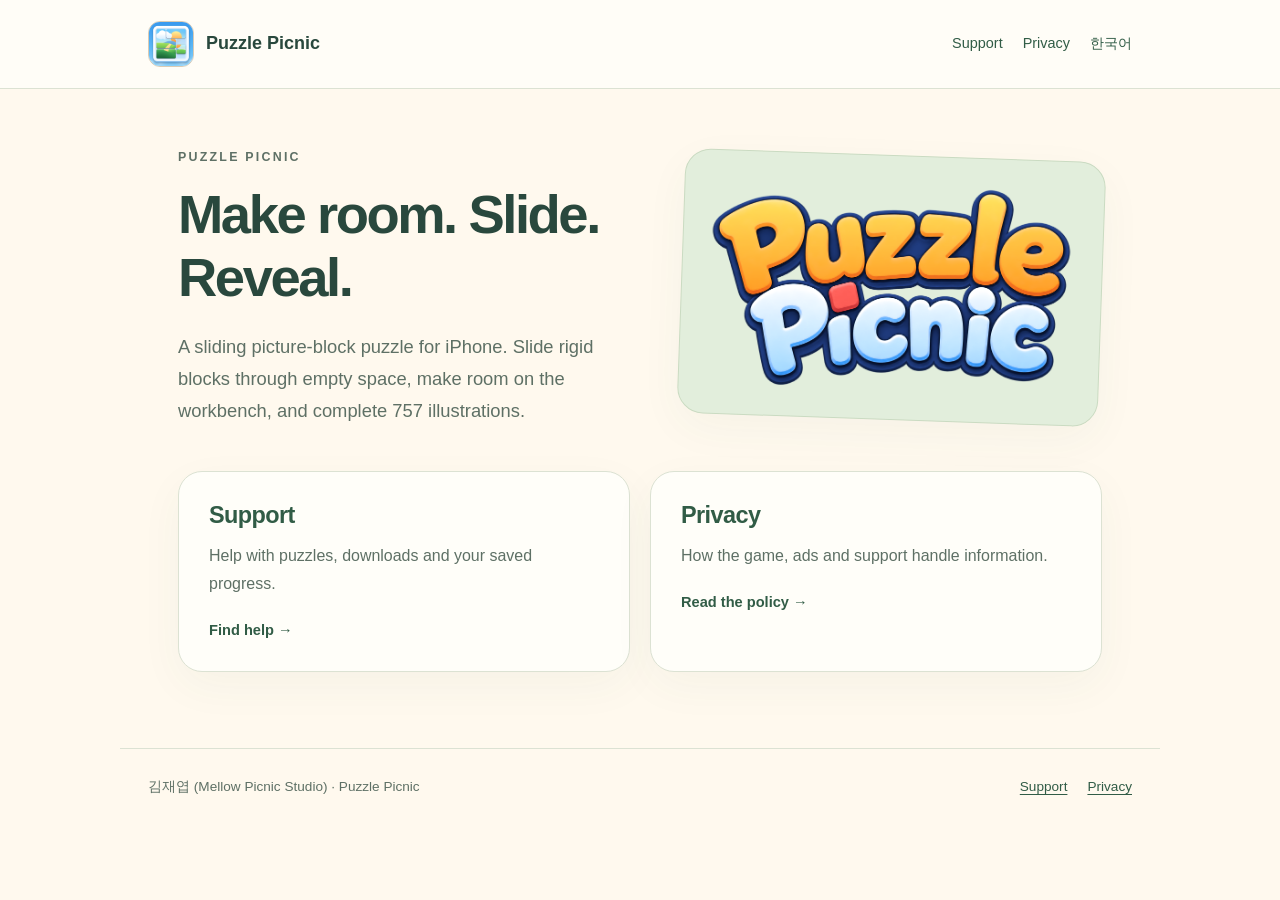
<file: index.html>
<!doctype html>
<html lang="en"><head><meta charset="utf-8"><meta name="viewport" content="width=device-width,initial-scale=1"><meta name="description" content="A sliding picture-block puzzle for iPhone. Slide rigid blocks through empty space, make room on the workbench, and complete 757 illustrations."><meta name="color-scheme" content="light"><title>Puzzle Picnic · Puzzle Picnic</title><link rel="icon" type="image/png" href="/assets/app-icon.png"><link rel="stylesheet" href="/styles.css"></head><body>
<a class="skip" href="#content">Skip to content</a>
<header><div class="wrap"><a class="brand" href="/"><img src="/assets/app-icon.png" width="46" height="46" alt=""><span>Puzzle Picnic</span></a><nav aria-label="Main navigation"><a href="/en/support/">Support</a><a href="/en/privacy/">Privacy</a><a href="/ko/" lang="ko" hreflang="ko">한국어</a></nav></div></header><main id="content"><section class="hero"><div><p class="eyebrow">Puzzle Picnic</p><h1>Make room. Slide. Reveal.</h1><p class="intro">A sliding picture-block puzzle for iPhone. Slide rigid blocks through empty space, make room on the workbench, and complete 757 illustrations.</p></div><div class="logo-panel"><img src="/assets/puzzle-picnic-title.png" width="1696" height="923" alt="Puzzle Picnic"></div></section><div class="links"><a class="card link" href="/en/support/"><h2>Support</h2><p>Help with puzzles, downloads and your saved progress.</p><span class="link-label">Find help →</span></a><a class="card link" href="/en/privacy/"><h2>Privacy</h2><p>How the game, ads and support handle information.</p><span class="link-label">Read the policy →</span></a></div></main><footer><span>김재엽 (Mellow Picnic Studio) · Puzzle Picnic</span><div><a href="/en/support/">Support</a><a href="/en/privacy/">Privacy</a></div></footer></body></html>
</file>
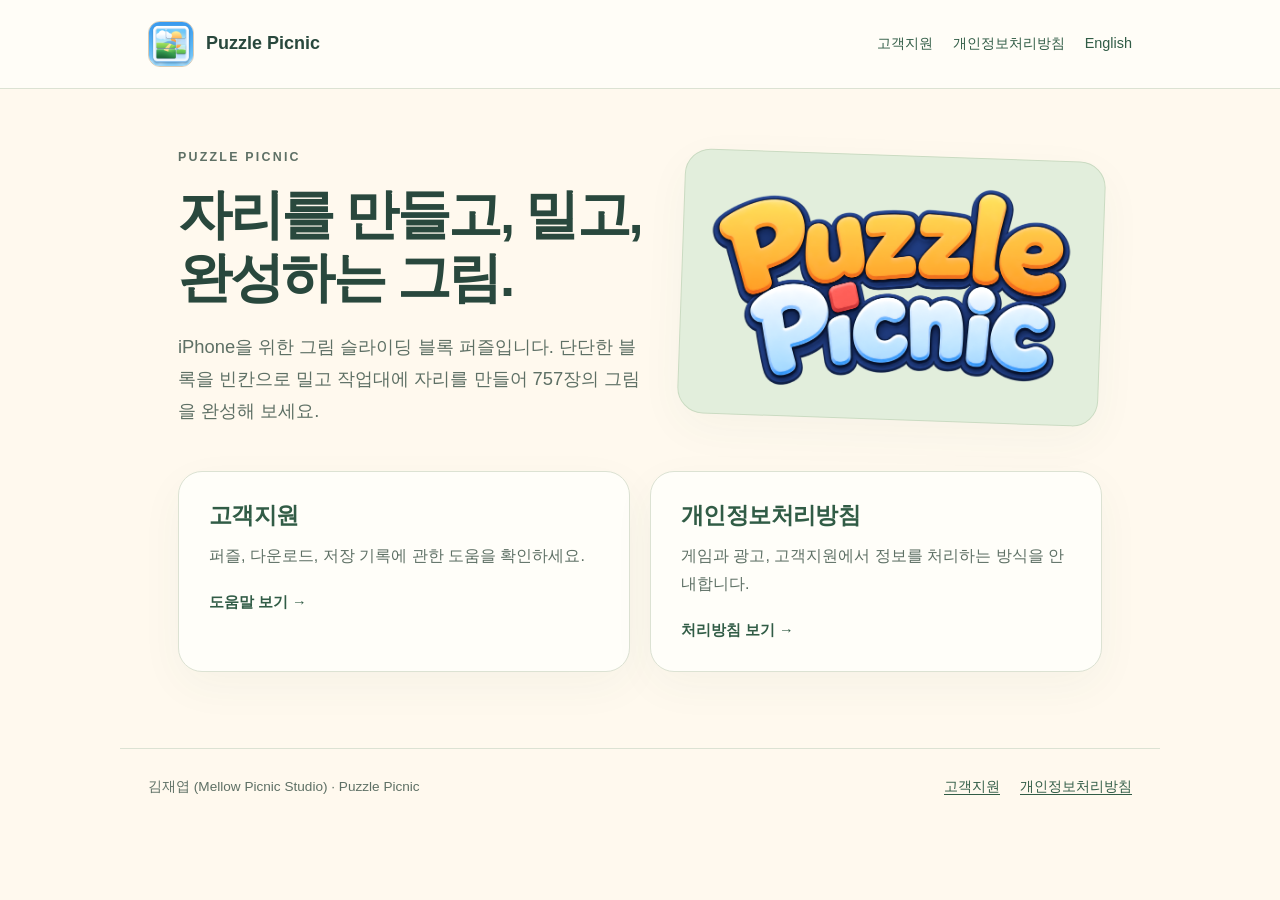
<file: ko/index.html>
<!doctype html>
<html lang="ko"><head><meta charset="utf-8"><meta name="viewport" content="width=device-width,initial-scale=1"><meta name="description" content="iPhone을 위한 그림 슬라이딩 블록 퍼즐입니다. 단단한 블록을 빈칸으로 밀고 작업대에 자리를 만들어 757장의 그림을 완성해 보세요."><meta name="color-scheme" content="light"><title>Puzzle Picnic · Puzzle Picnic</title><link rel="icon" type="image/png" href="/assets/app-icon.png"><link rel="stylesheet" href="/styles.css"></head><body>
<a class="skip" href="#content">본문으로 이동</a>
<header><div class="wrap"><a class="brand" href="/ko/"><img src="/assets/app-icon.png" width="46" height="46" alt=""><span>Puzzle Picnic</span></a><nav aria-label="메인 메뉴"><a href="/ko/support/">고객지원</a><a href="/ko/privacy/">개인정보처리방침</a><a href="/en/" lang="en" hreflang="en">English</a></nav></div></header><main id="content"><section class="hero"><div><p class="eyebrow">Puzzle Picnic</p><h1>자리를 만들고, 밀고, 완성하는 그림.</h1><p class="intro">iPhone을 위한 그림 슬라이딩 블록 퍼즐입니다. 단단한 블록을 빈칸으로 밀고 작업대에 자리를 만들어 757장의 그림을 완성해 보세요.</p></div><div class="logo-panel"><img src="/assets/puzzle-picnic-title.png" width="1696" height="923" alt="Puzzle Picnic"></div></section><div class="links"><a class="card link" href="/ko/support/"><h2>고객지원</h2><p>퍼즐, 다운로드, 저장 기록에 관한 도움을 확인하세요.</p><span class="link-label">도움말 보기 →</span></a><a class="card link" href="/ko/privacy/"><h2>개인정보처리방침</h2><p>게임과 광고, 고객지원에서 정보를 처리하는 방식을 안내합니다.</p><span class="link-label">처리방침 보기 →</span></a></div></main><footer><span>김재엽 (Mellow Picnic Studio) · Puzzle Picnic</span><div><a href="/ko/support/">고객지원</a><a href="/ko/privacy/">개인정보처리방침</a></div></footer></body></html>
</file>
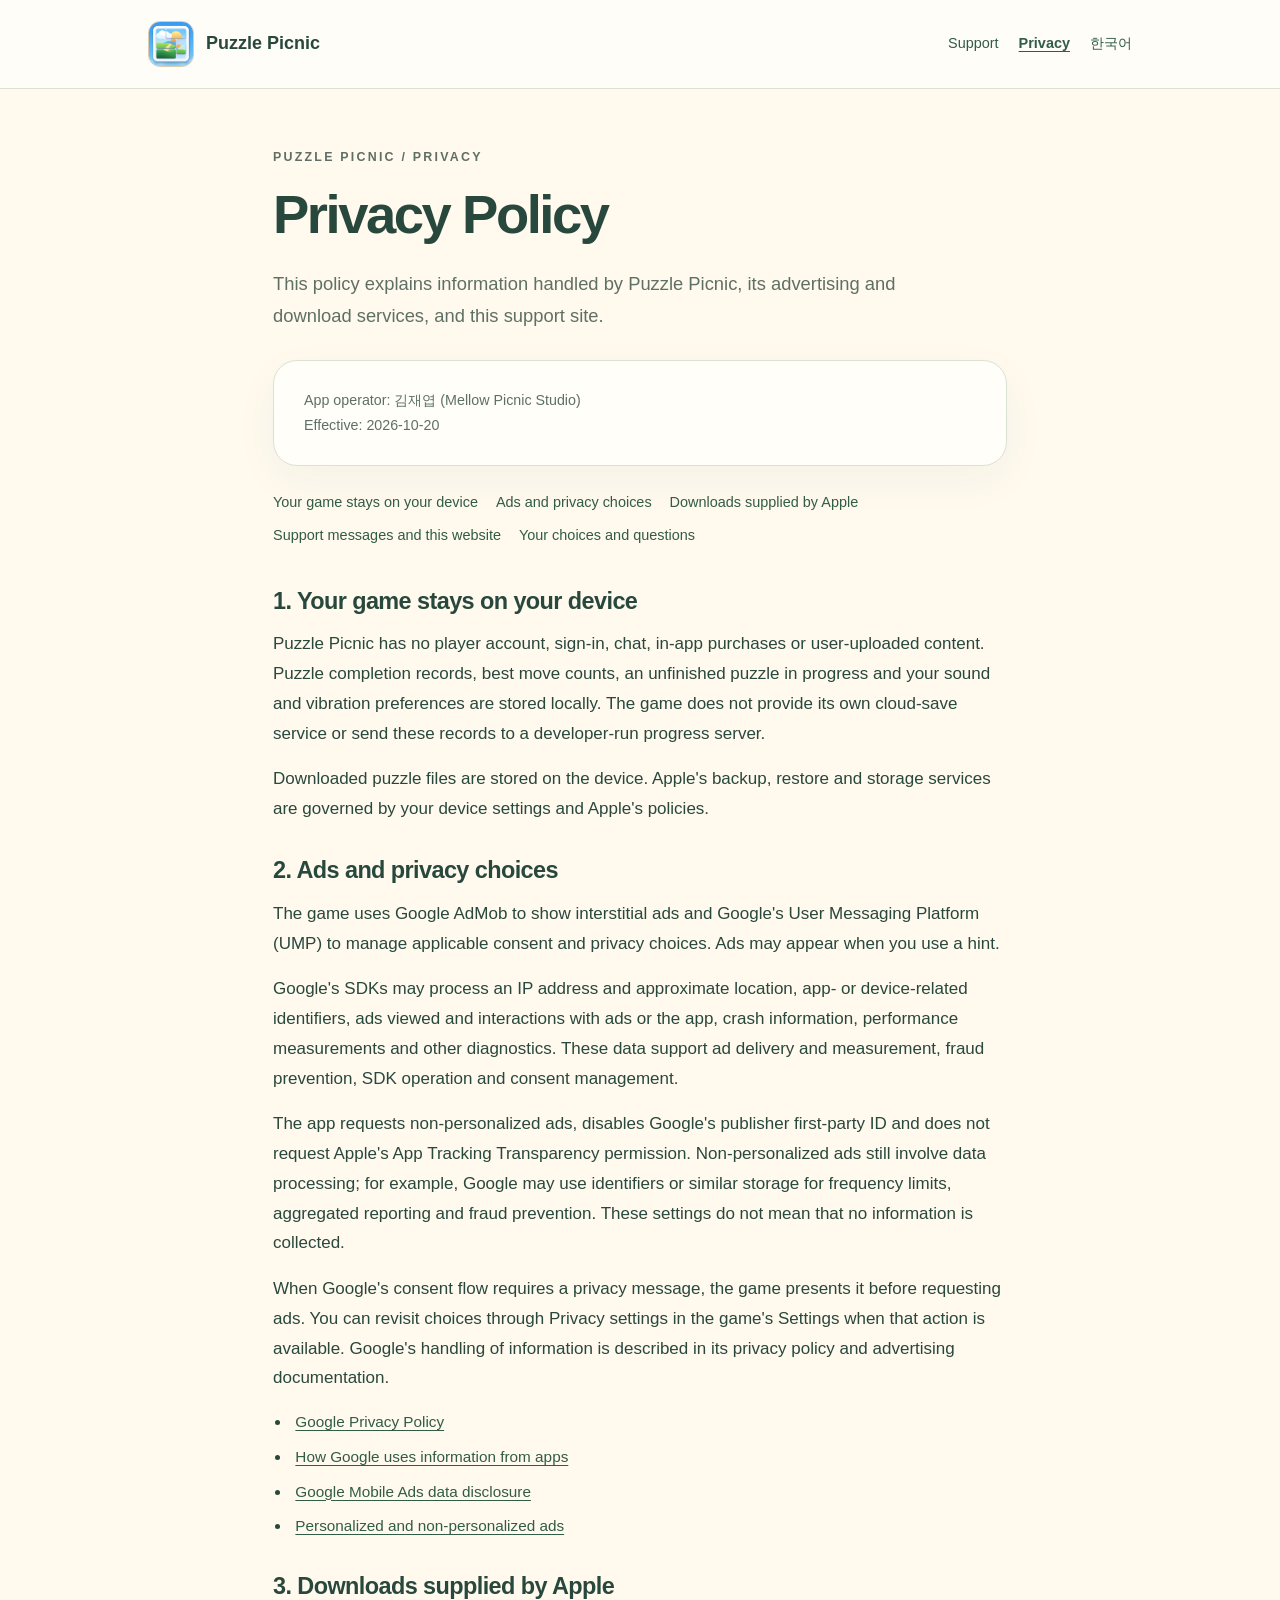
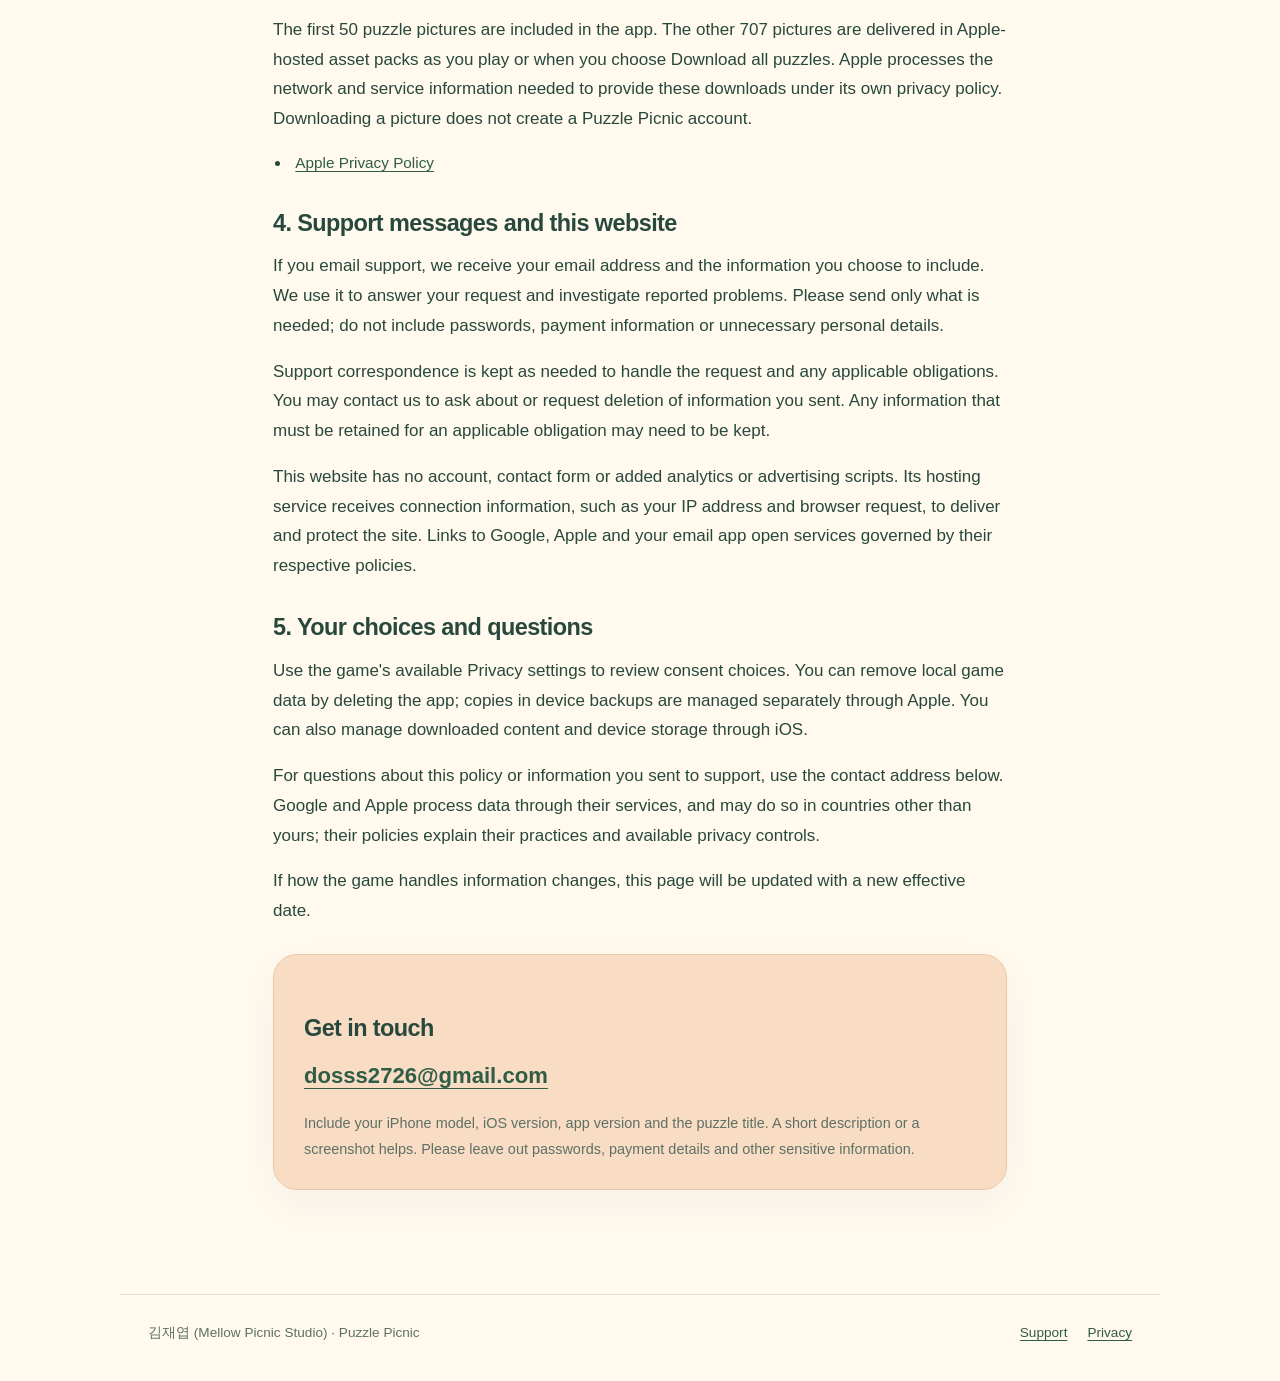
<file: privacy/index.html>
<!doctype html>
<html lang="en"><head><meta charset="utf-8"><meta name="viewport" content="width=device-width,initial-scale=1"><meta name="description" content="How the game, ads and support handle information."><meta name="color-scheme" content="light"><title>Privacy · Puzzle Picnic</title><link rel="icon" type="image/png" href="/assets/app-icon.png"><link rel="stylesheet" href="/styles.css"></head><body>
<a class="skip" href="#content">Skip to content</a>
<header><div class="wrap"><a class="brand" href="/"><img src="/assets/app-icon.png" width="46" height="46" alt=""><span>Puzzle Picnic</span></a><nav aria-label="Main navigation"><a href="/en/support/">Support</a><a href="/en/privacy/" aria-current="page">Privacy</a><a href="/ko/privacy/" lang="ko" hreflang="ko">한국어</a></nav></div></header><main id="content" class="policy"><p class="eyebrow">Puzzle Picnic / Privacy</p><h1>Privacy Policy</h1><p class="intro">This policy explains information handled by Puzzle Picnic, its advertising and download services, and this support site.</p><div class="card meta"><p>App operator: 김재엽 (Mellow Picnic Studio)<br>Effective: 2026-10-20</p></div><nav class="toc" aria-label="Privacy"><a href="#on-device">Your game stays on your device</a><a href="#ads">Ads and privacy choices</a><a href="#downloads">Downloads supplied by Apple</a><a href="#support">Support messages and this website</a><a href="#choices">Your choices and questions</a></nav><section id="on-device"><h2>1. Your game stays on your device</h2><p>Puzzle Picnic has no player account, sign-in, chat, in-app purchases or user-uploaded content. Puzzle completion records, best move counts, an unfinished puzzle in progress and your sound and vibration preferences are stored locally. The game does not provide its own cloud-save service or send these records to a developer-run progress server.</p><p>Downloaded puzzle files are stored on the device. Apple&#x27;s backup, restore and storage services are governed by your device settings and Apple&#x27;s policies.</p></section><section id="ads"><h2>2. Ads and privacy choices</h2><p>The game uses Google AdMob to show interstitial ads and Google&#x27;s User Messaging Platform (UMP) to manage applicable consent and privacy choices. Ads may appear when you use a hint.</p><p>Google&#x27;s SDKs may process an IP address and approximate location, app- or device-related identifiers, ads viewed and interactions with ads or the app, crash information, performance measurements and other diagnostics. These data support ad delivery and measurement, fraud prevention, SDK operation and consent management.</p><p>The app requests non-personalized ads, disables Google&#x27;s publisher first-party ID and does not request Apple&#x27;s App Tracking Transparency permission. Non-personalized ads still involve data processing; for example, Google may use identifiers or similar storage for frequency limits, aggregated reporting and fraud prevention. These settings do not mean that no information is collected.</p><p>When Google&#x27;s consent flow requires a privacy message, the game presents it before requesting ads. You can revisit choices through Privacy settings in the game&#x27;s Settings when that action is available. Google&#x27;s handling of information is described in its privacy policy and advertising documentation.</p><ul class="external"><li><a href="https://policies.google.com/privacy" rel="external">Google Privacy Policy</a></li><li><a href="https://policies.google.com/technologies/partner-sites" rel="external">How Google uses information from apps</a></li><li><a href="https://developers.google.com/admob/ios/privacy/data-disclosure" rel="external">Google Mobile Ads data disclosure</a></li><li><a href="https://support.google.com/admob/answer/7676680?hl=en" rel="external">Personalized and non-personalized ads</a></li></ul></section><section id="downloads"><h2>3. Downloads supplied by Apple</h2><p>The first 50 puzzle pictures are included in the app. The other 707 pictures are delivered in Apple-hosted asset packs as you play or when you choose Download all puzzles. Apple processes the network and service information needed to provide these downloads under its own privacy policy. Downloading a picture does not create a Puzzle Picnic account.</p><ul class="external"><li><a href="https://www.apple.com/legal/privacy/" rel="external">Apple Privacy Policy</a></li></ul></section><section id="support"><h2>4. Support messages and this website</h2><p>If you email support, we receive your email address and the information you choose to include. We use it to answer your request and investigate reported problems. Please send only what is needed; do not include passwords, payment information or unnecessary personal details.</p><p>Support correspondence is kept as needed to handle the request and any applicable obligations. You may contact us to ask about or request deletion of information you sent. Any information that must be retained for an applicable obligation may need to be kept.</p><p>This website has no account, contact form or added analytics or advertising scripts. Its hosting service receives connection information, such as your IP address and browser request, to deliver and protect the site. Links to Google, Apple and your email app open services governed by their respective policies.</p></section><section id="choices"><h2>5. Your choices and questions</h2><p>Use the game&#x27;s available Privacy settings to review consent choices. You can remove local game data by deleting the app; copies in device backups are managed separately through Apple. You can also manage downloaded content and device storage through iOS.</p><p>For questions about this policy or information you sent to support, use the contact address below. Google and Apple process data through their services, and may do so in countries other than yours; their policies explain their practices and available privacy controls.</p><p>If how the game handles information changes, this page will be updated with a new effective date.</p></section><aside class="card contact"><h2>Get in touch</h2><p><a class="email" href="mailto:dosss2726@gmail.com">dosss2726@gmail.com</a></p><p class="note">Include your iPhone model, iOS version, app version and the puzzle title. A short description or a screenshot helps. Please leave out passwords, payment details and other sensitive information.</p></aside></main><footer><span>김재엽 (Mellow Picnic Studio) · Puzzle Picnic</span><div><a href="/en/support/">Support</a><a href="/en/privacy/">Privacy</a></div></footer></body></html>
</file>
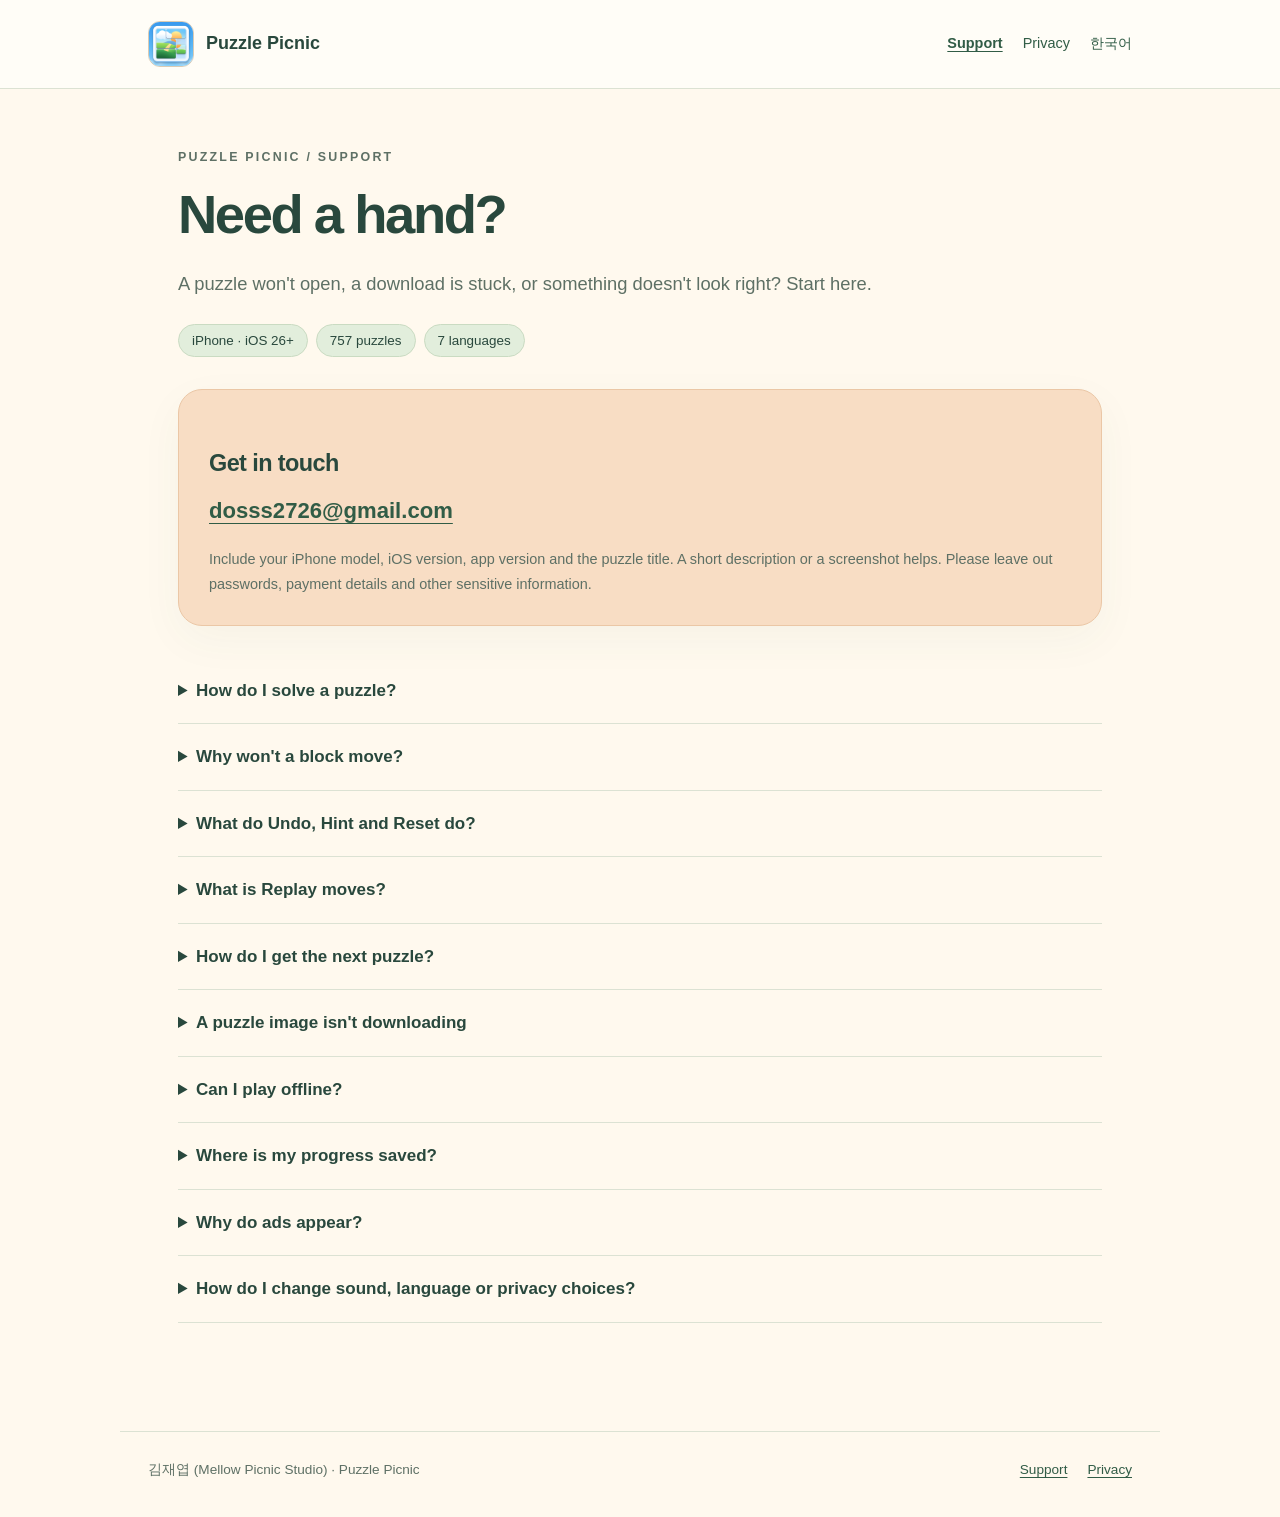
<file: support/index.html>
<!doctype html>
<html lang="en"><head><meta charset="utf-8"><meta name="viewport" content="width=device-width,initial-scale=1"><meta name="description" content="Help with puzzles, downloads and your saved progress."><meta name="color-scheme" content="light"><title>Support · Puzzle Picnic</title><link rel="icon" type="image/png" href="/assets/app-icon.png"><link rel="stylesheet" href="/styles.css"></head><body>
<a class="skip" href="#content">Skip to content</a>
<header><div class="wrap"><a class="brand" href="/"><img src="/assets/app-icon.png" width="46" height="46" alt=""><span>Puzzle Picnic</span></a><nav aria-label="Main navigation"><a href="/en/support/" aria-current="page">Support</a><a href="/en/privacy/">Privacy</a><a href="/ko/support/" lang="ko" hreflang="ko">한국어</a></nav></div></header><main id="content"><p class="eyebrow">Puzzle Picnic / Support</p><h1>Need a hand?</h1><p class="intro">A puzzle won&#x27;t open, a download is stuck, or something doesn&#x27;t look right? Start here.</p><div class="facts"><span>iPhone · iOS 26+</span><span>757 puzzles</span><span>7 languages</span></div><aside class="card contact"><h2>Get in touch</h2><p><a class="email" href="mailto:dosss2726@gmail.com">dosss2726@gmail.com</a></p><p class="note">Include your iPhone model, iOS version, app version and the puzzle title. A short description or a screenshot helps. Please leave out passwords, payment details and other sensitive information.</p></aside><section class="faq" aria-label="Support"><details><summary>How do I solve a puzzle?</summary><p>Drag a picture block up, down, left or right. Blocks slide only through empty cells; they never rotate or jump over each other. Put every block back into the picture frame to complete the illustration. The two workbench rows below the frame are space for moving blocks out of the way. Empty cells in the frame show a faint copy of the finished picture, and the counter below the board shows your moves next to the shortest solution.</p></details><details><summary>Why won&#x27;t a block move?</summary><p>A block stops at the first occupied cell or at the edge of the board, and a slide that cannot complete returns when you let go. Move another block first. Every puzzle needs at least one block, sometimes one already in its place, to step aside and make room.</p></details><details><summary>What do Undo, Hint and Reset do?</summary><p>Undo reverses your most recent slide. When you choose Hint (marked with AD), an available ad may appear and the board previews one legal next slide at its destination, so you can make the move yourself. Press and hold Reset to return the puzzle to the same starting arrangement.</p></details><details><summary>What is Replay moves?</summary><p>After finishing a puzzle, choose Replay moves to watch the slides you made, including Undo. Playback does not complete the puzzle again.</p></details><details><summary>How do I get the next puzzle?</summary><p>Puzzles open in order. Finish the current puzzle to unlock the next one. You can replay earlier puzzles. In the collection, the double-chevron button scrolls to your first unfinished puzzle.</p></details><details><summary>A puzzle image isn&#x27;t downloading</summary><p>The first 50 pictures are included in the app. Later pictures download from Apple as needed. Check your connection and available device storage, then tap the puzzle card again. Settings also has Download all puzzles, with stop, resume and retry actions. A download already requested from iOS may finish after you stop the queue.</p></details><details><summary>Can I play offline?</summary><p>Included pictures and pictures already downloaded can be played offline while their files remain on the device. A new picture needs an internet connection if it hasn&#x27;t been downloaded yet.</p></details><details><summary>Where is my progress saved?</summary><p>Completed puzzles and the sound setting are saved on this device. Puzzle Picnic does not provide an account or its own cloud-save service. Deleting the app can remove its progress. Apple&#x27;s device backups and restores are controlled separately by your iOS settings.</p></details><details><summary>Why do ads appear?</summary><p>The game is free and includes ads. An available ad may appear when you use a Hint (marked with AD). Completing puzzles without using a hint does not show an ad. If an ad fails to close or interrupts play, tell us what happened without clicking the ad.</p></details><details><summary>How do I change sound, language or privacy choices?</summary><p>Use Settings to turn effect sounds or vibration on or off. The game follows your iPhone&#x27;s language preferences, including its per-app language setting, and supports Korean, English, Japanese, German, French, Simplified Chinese and Traditional Chinese. A Privacy settings action appears in the game when Google&#x27;s consent flow requires it.</p></details></section></main><footer><span>김재엽 (Mellow Picnic Studio) · Puzzle Picnic</span><div><a href="/en/support/">Support</a><a href="/en/privacy/">Privacy</a></div></footer></body></html>
</file>
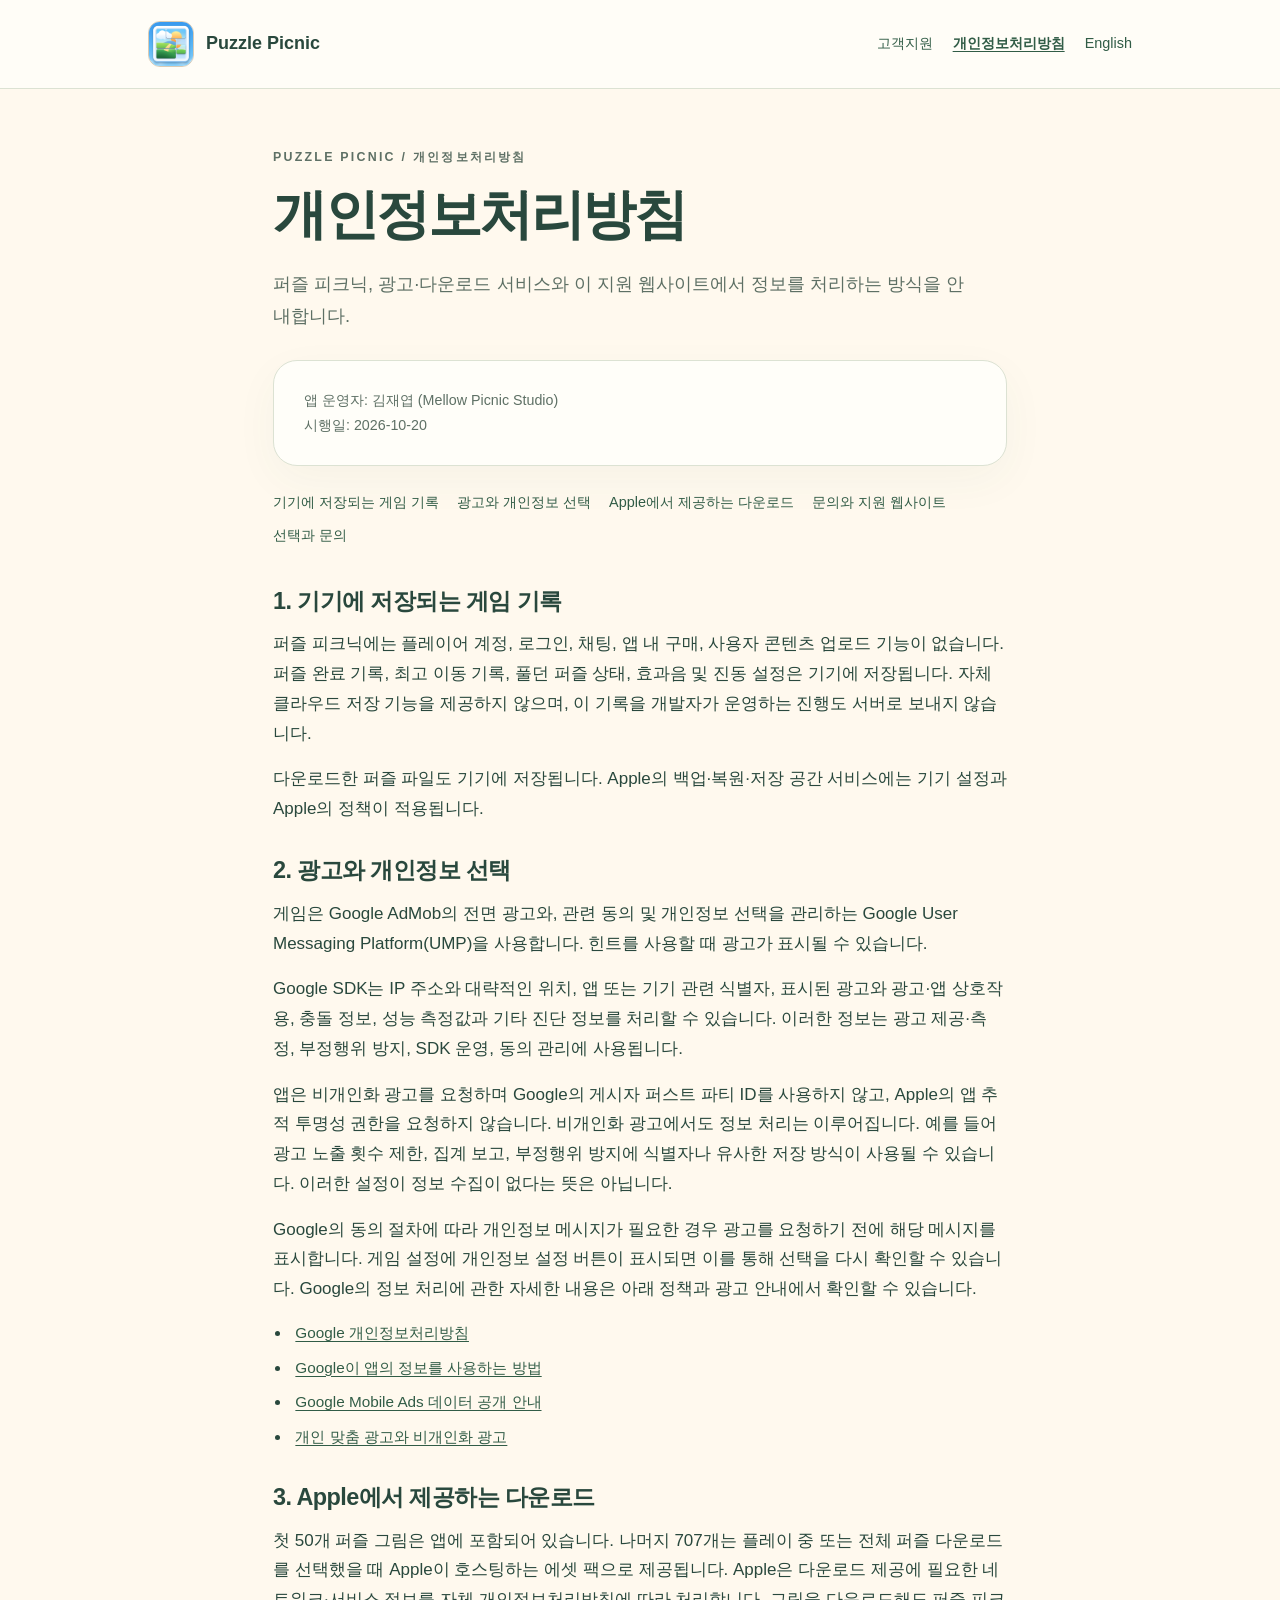
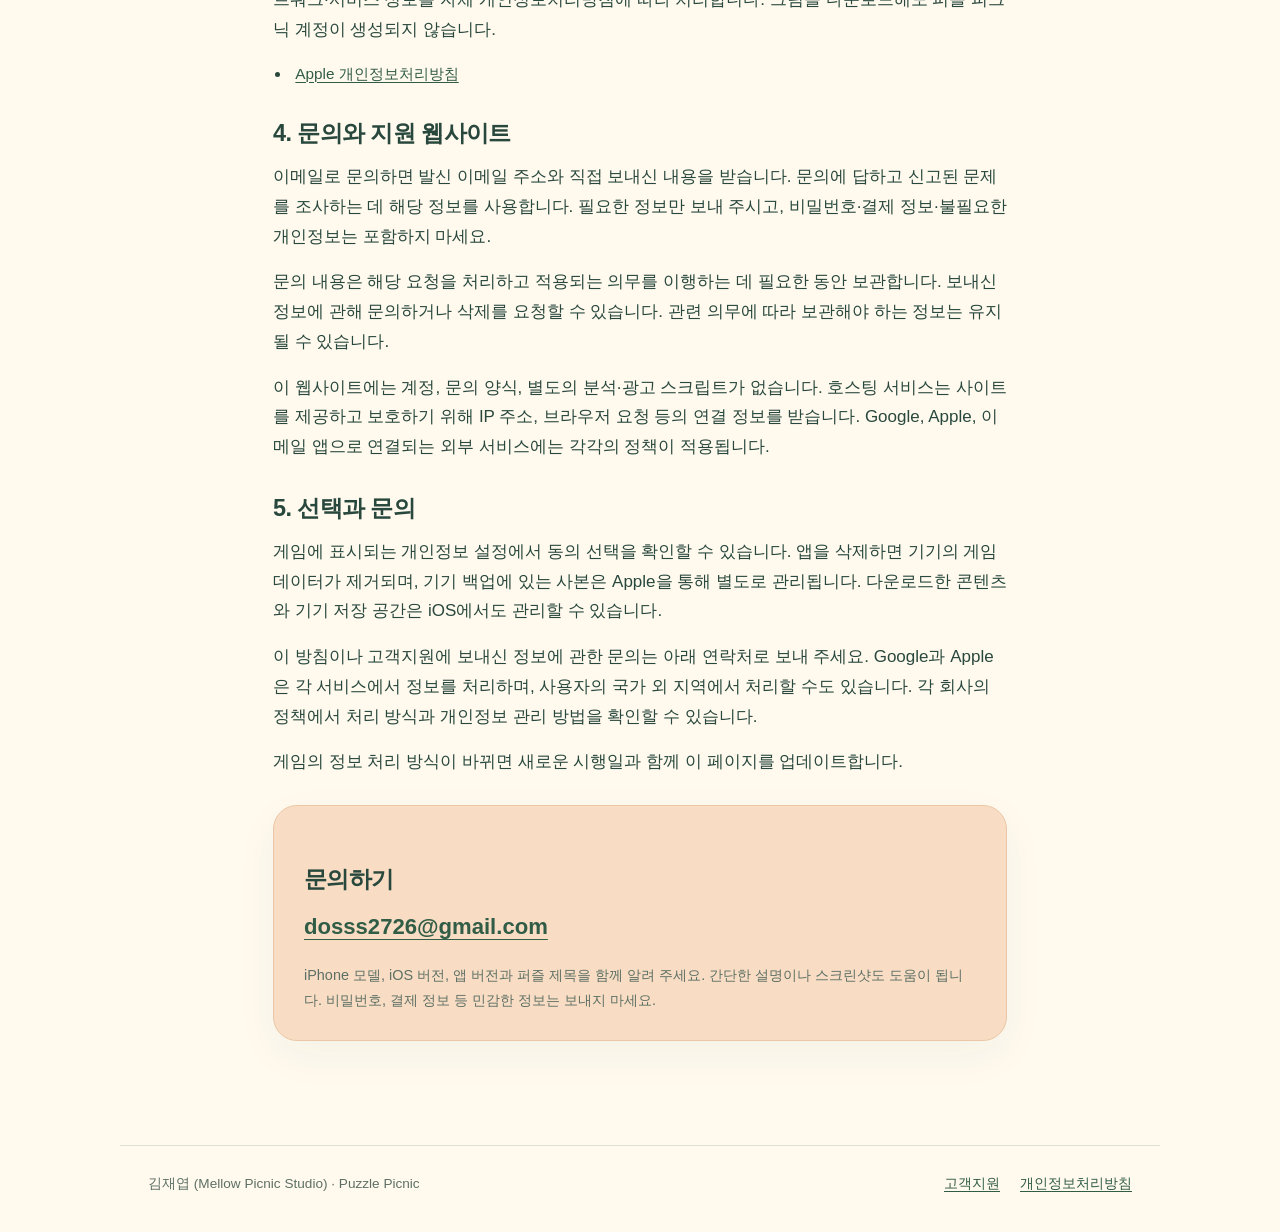
<file: ko/privacy/index.html>
<!doctype html>
<html lang="ko"><head><meta charset="utf-8"><meta name="viewport" content="width=device-width,initial-scale=1"><meta name="description" content="게임과 광고, 고객지원에서 정보를 처리하는 방식을 안내합니다."><meta name="color-scheme" content="light"><title>개인정보처리방침 · Puzzle Picnic</title><link rel="icon" type="image/png" href="/assets/app-icon.png"><link rel="stylesheet" href="/styles.css"></head><body>
<a class="skip" href="#content">본문으로 이동</a>
<header><div class="wrap"><a class="brand" href="/ko/"><img src="/assets/app-icon.png" width="46" height="46" alt=""><span>Puzzle Picnic</span></a><nav aria-label="메인 메뉴"><a href="/ko/support/">고객지원</a><a href="/ko/privacy/" aria-current="page">개인정보처리방침</a><a href="/en/privacy/" lang="en" hreflang="en">English</a></nav></div></header><main id="content" class="policy"><p class="eyebrow">Puzzle Picnic / 개인정보처리방침</p><h1>개인정보처리방침</h1><p class="intro">퍼즐 피크닉, 광고·다운로드 서비스와 이 지원 웹사이트에서 정보를 처리하는 방식을 안내합니다.</p><div class="card meta"><p>앱 운영자: 김재엽 (Mellow Picnic Studio)<br>시행일: 2026-10-20</p></div><nav class="toc" aria-label="개인정보처리방침"><a href="#on-device">기기에 저장되는 게임 기록</a><a href="#ads">광고와 개인정보 선택</a><a href="#downloads">Apple에서 제공하는 다운로드</a><a href="#support">문의와 지원 웹사이트</a><a href="#choices">선택과 문의</a></nav><section id="on-device"><h2>1. 기기에 저장되는 게임 기록</h2><p>퍼즐 피크닉에는 플레이어 계정, 로그인, 채팅, 앱 내 구매, 사용자 콘텐츠 업로드 기능이 없습니다. 퍼즐 완료 기록, 최고 이동 기록, 풀던 퍼즐 상태, 효과음 및 진동 설정은 기기에 저장됩니다. 자체 클라우드 저장 기능을 제공하지 않으며, 이 기록을 개발자가 운영하는 진행도 서버로 보내지 않습니다.</p><p>다운로드한 퍼즐 파일도 기기에 저장됩니다. Apple의 백업·복원·저장 공간 서비스에는 기기 설정과 Apple의 정책이 적용됩니다.</p></section><section id="ads"><h2>2. 광고와 개인정보 선택</h2><p>게임은 Google AdMob의 전면 광고와, 관련 동의 및 개인정보 선택을 관리하는 Google User Messaging Platform(UMP)을 사용합니다. 힌트를 사용할 때 광고가 표시될 수 있습니다.</p><p>Google SDK는 IP 주소와 대략적인 위치, 앱 또는 기기 관련 식별자, 표시된 광고와 광고·앱 상호작용, 충돌 정보, 성능 측정값과 기타 진단 정보를 처리할 수 있습니다. 이러한 정보는 광고 제공·측정, 부정행위 방지, SDK 운영, 동의 관리에 사용됩니다.</p><p>앱은 비개인화 광고를 요청하며 Google의 게시자 퍼스트 파티 ID를 사용하지 않고, Apple의 앱 추적 투명성 권한을 요청하지 않습니다. 비개인화 광고에서도 정보 처리는 이루어집니다. 예를 들어 광고 노출 횟수 제한, 집계 보고, 부정행위 방지에 식별자나 유사한 저장 방식이 사용될 수 있습니다. 이러한 설정이 정보 수집이 없다는 뜻은 아닙니다.</p><p>Google의 동의 절차에 따라 개인정보 메시지가 필요한 경우 광고를 요청하기 전에 해당 메시지를 표시합니다. 게임 설정에 개인정보 설정 버튼이 표시되면 이를 통해 선택을 다시 확인할 수 있습니다. Google의 정보 처리에 관한 자세한 내용은 아래 정책과 광고 안내에서 확인할 수 있습니다.</p><ul class="external"><li><a href="https://policies.google.com/privacy?hl=ko" rel="external">Google 개인정보처리방침</a></li><li><a href="https://policies.google.com/technologies/partner-sites?hl=ko" rel="external">Google이 앱의 정보를 사용하는 방법</a></li><li><a href="https://developers.google.com/admob/ios/privacy/data-disclosure?hl=ko" rel="external">Google Mobile Ads 데이터 공개 안내</a></li><li><a href="https://support.google.com/admob/answer/7676680?hl=ko" rel="external">개인 맞춤 광고와 비개인화 광고</a></li></ul></section><section id="downloads"><h2>3. Apple에서 제공하는 다운로드</h2><p>첫 50개 퍼즐 그림은 앱에 포함되어 있습니다. 나머지 707개는 플레이 중 또는 전체 퍼즐 다운로드를 선택했을 때 Apple이 호스팅하는 에셋 팩으로 제공됩니다. Apple은 다운로드 제공에 필요한 네트워크·서비스 정보를 자체 개인정보처리방침에 따라 처리합니다. 그림을 다운로드해도 퍼즐 피크닉 계정이 생성되지 않습니다.</p><ul class="external"><li><a href="https://www.apple.com/kr/legal/privacy/" rel="external">Apple 개인정보처리방침</a></li></ul></section><section id="support"><h2>4. 문의와 지원 웹사이트</h2><p>이메일로 문의하면 발신 이메일 주소와 직접 보내신 내용을 받습니다. 문의에 답하고 신고된 문제를 조사하는 데 해당 정보를 사용합니다. 필요한 정보만 보내 주시고, 비밀번호·결제 정보·불필요한 개인정보는 포함하지 마세요.</p><p>문의 내용은 해당 요청을 처리하고 적용되는 의무를 이행하는 데 필요한 동안 보관합니다. 보내신 정보에 관해 문의하거나 삭제를 요청할 수 있습니다. 관련 의무에 따라 보관해야 하는 정보는 유지될 수 있습니다.</p><p>이 웹사이트에는 계정, 문의 양식, 별도의 분석·광고 스크립트가 없습니다. 호스팅 서비스는 사이트를 제공하고 보호하기 위해 IP 주소, 브라우저 요청 등의 연결 정보를 받습니다. Google, Apple, 이메일 앱으로 연결되는 외부 서비스에는 각각의 정책이 적용됩니다.</p></section><section id="choices"><h2>5. 선택과 문의</h2><p>게임에 표시되는 개인정보 설정에서 동의 선택을 확인할 수 있습니다. 앱을 삭제하면 기기의 게임 데이터가 제거되며, 기기 백업에 있는 사본은 Apple을 통해 별도로 관리됩니다. 다운로드한 콘텐츠와 기기 저장 공간은 iOS에서도 관리할 수 있습니다.</p><p>이 방침이나 고객지원에 보내신 정보에 관한 문의는 아래 연락처로 보내 주세요. Google과 Apple은 각 서비스에서 정보를 처리하며, 사용자의 국가 외 지역에서 처리할 수도 있습니다. 각 회사의 정책에서 처리 방식과 개인정보 관리 방법을 확인할 수 있습니다.</p><p>게임의 정보 처리 방식이 바뀌면 새로운 시행일과 함께 이 페이지를 업데이트합니다.</p></section><aside class="card contact"><h2>문의하기</h2><p><a class="email" href="mailto:dosss2726@gmail.com">dosss2726@gmail.com</a></p><p class="note">iPhone 모델, iOS 버전, 앱 버전과 퍼즐 제목을 함께 알려 주세요. 간단한 설명이나 스크린샷도 도움이 됩니다. 비밀번호, 결제 정보 등 민감한 정보는 보내지 마세요.</p></aside></main><footer><span>김재엽 (Mellow Picnic Studio) · Puzzle Picnic</span><div><a href="/ko/support/">고객지원</a><a href="/ko/privacy/">개인정보처리방침</a></div></footer></body></html>
</file>
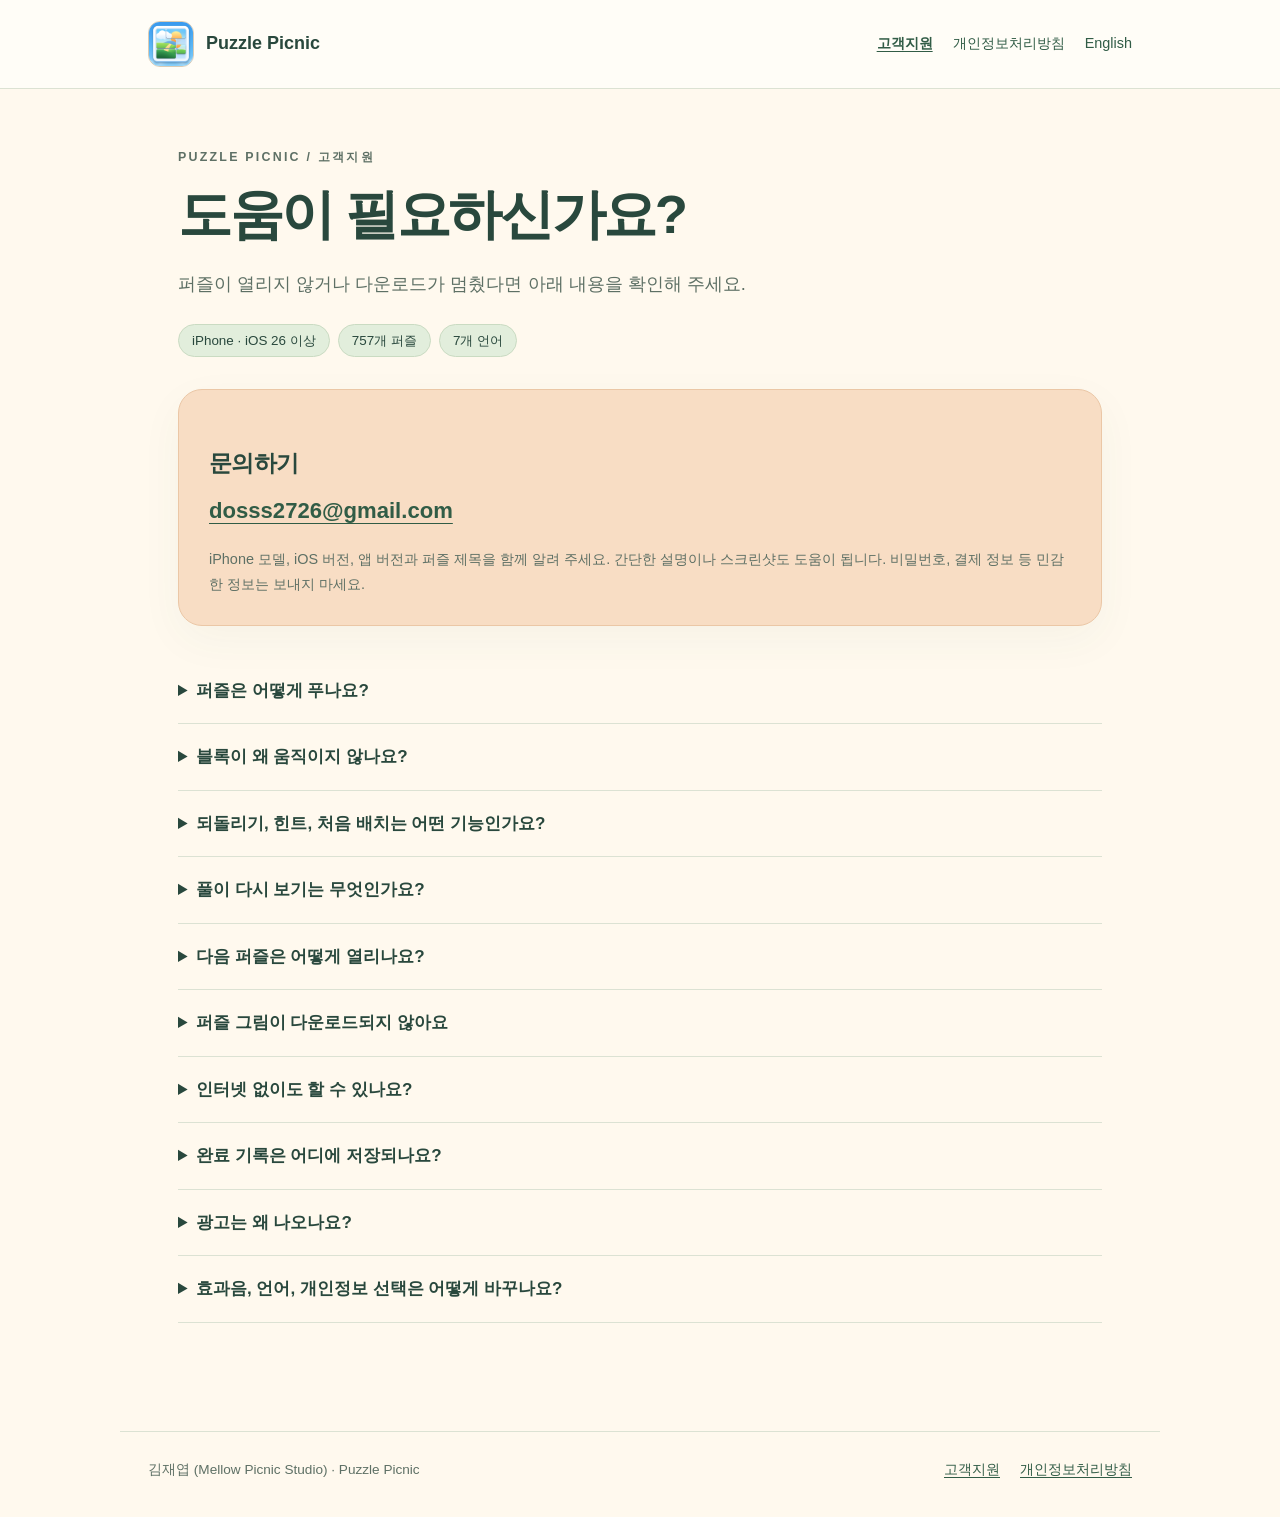
<file: ko/support/index.html>
<!doctype html>
<html lang="ko"><head><meta charset="utf-8"><meta name="viewport" content="width=device-width,initial-scale=1"><meta name="description" content="퍼즐, 다운로드, 저장 기록에 관한 도움을 확인하세요."><meta name="color-scheme" content="light"><title>고객지원 · Puzzle Picnic</title><link rel="icon" type="image/png" href="/assets/app-icon.png"><link rel="stylesheet" href="/styles.css"></head><body>
<a class="skip" href="#content">본문으로 이동</a>
<header><div class="wrap"><a class="brand" href="/ko/"><img src="/assets/app-icon.png" width="46" height="46" alt=""><span>Puzzle Picnic</span></a><nav aria-label="메인 메뉴"><a href="/ko/support/" aria-current="page">고객지원</a><a href="/ko/privacy/">개인정보처리방침</a><a href="/en/support/" lang="en" hreflang="en">English</a></nav></div></header><main id="content"><p class="eyebrow">Puzzle Picnic / 고객지원</p><h1>도움이 필요하신가요?</h1><p class="intro">퍼즐이 열리지 않거나 다운로드가 멈췄다면 아래 내용을 확인해 주세요.</p><div class="facts"><span>iPhone · iOS 26 이상</span><span>757개 퍼즐</span><span>7개 언어</span></div><aside class="card contact"><h2>문의하기</h2><p><a class="email" href="mailto:dosss2726@gmail.com">dosss2726@gmail.com</a></p><p class="note">iPhone 모델, iOS 버전, 앱 버전과 퍼즐 제목을 함께 알려 주세요. 간단한 설명이나 스크린샷도 도움이 됩니다. 비밀번호, 결제 정보 등 민감한 정보는 보내지 마세요.</p></aside><section class="faq" aria-label="고객지원"><details><summary>퍼즐은 어떻게 푸나요?</summary><p>그림 블록을 위아래나 좌우로 끌어 보세요. 블록은 빈칸으로만 미끄러지며, 회전하거나 다른 블록을 뛰어넘지 않습니다. 모든 블록을 액자 안 제자리에 넣으면 그림이 완성됩니다. 액자 아래 두 줄의 작업대는 블록을 잠시 비켜 둘 수 있는 공간입니다. 액자의 빈칸에는 완성 그림이 옅게 비치고, 판 아래에는 지금까지의 이동 횟수와 최단 풀이 수가 함께 표시됩니다.</p></details><details><summary>블록이 왜 움직이지 않나요?</summary><p>블록은 처음 만나는 다른 블록이나 판의 가장자리에서 멈춥니다. 끝까지 갈 수 없는 이동은 손을 놓으면 원래 자리로 돌아갑니다. 다른 블록을 먼저 움직여 보세요. 모든 퍼즐에는 다른 블록을 위해 어떤 블록이, 때로는 이미 제자리에 있는 블록이 잠시 비켜야 하는 순간이 있습니다.</p></details><details><summary>되돌리기, 힌트, 처음 배치는 어떤 기능인가요?</summary><p>&#x27;되돌리기&#x27;는 마지막 이동을 되돌립니다. &#x27;힌트(AD)&#x27;를 누르면 준비된 광고가 표시될 수 있으며, 둘 수 있는 다음 한 수를 목표 위치에 미리 보여 줍니다. &#x27;처음 배치&#x27;를 길게 누르면 같은 시작 상태로 돌아갑니다.</p></details><details><summary>풀이 다시 보기는 무엇인가요?</summary><p>퍼즐을 완성한 뒤 &#x27;풀이 다시 보기&#x27;를 누르면 되돌리기를 포함해 이번 플레이에서 실제로 움직인 과정을 다시 볼 수 있습니다. 이 재생은 완료 기록을 다시 늘리지 않습니다.</p></details><details><summary>다음 퍼즐은 어떻게 열리나요?</summary><p>퍼즐은 순서대로 열립니다. 현재 퍼즐을 완성하면 다음 퍼즐을 할 수 있고, 앞서 완성한 퍼즐은 다시 플레이할 수 있습니다. 퍼즐 목록의 겹화살표 버튼을 누르면 처음으로 완료하지 않은 퍼즐까지 이동합니다.</p></details><details><summary>퍼즐 그림이 다운로드되지 않아요</summary><p>첫 50개 그림은 앱에 포함되어 있습니다. 이후 그림은 필요할 때 Apple에서 다운로드합니다. 인터넷 연결과 기기 저장 공간을 확인한 뒤 퍼즐 카드를 다시 눌러 주세요. 설정의 전체 퍼즐 다운로드에서도 중지, 이어받기, 재시도를 할 수 있습니다. 중지하기 전에 iOS에 요청된 다운로드는 완료될 수 있습니다.</p></details><details><summary>인터넷 없이도 할 수 있나요?</summary><p>앱에 포함된 그림과 이미 다운로드한 그림은 파일이 기기에 남아 있는 동안 오프라인으로 플레이할 수 있습니다. 아직 받지 않은 새 그림에는 인터넷 연결이 필요합니다.</p></details><details><summary>완료 기록은 어디에 저장되나요?</summary><p>완료한 퍼즐과 효과음 설정은 현재 기기에 저장됩니다. 퍼즐 피크닉에는 계정이나 자체 클라우드 저장 기능이 없습니다. 앱을 삭제하면 기록이 삭제될 수 있습니다. Apple의 기기 백업과 복원은 iOS 설정에 따라 별도로 관리됩니다.</p></details><details><summary>광고는 왜 나오나요?</summary><p>무료 게임 운영을 위해 광고가 포함되어 있습니다. 힌트(AD) 버튼을 사용할 때 준비된 광고가 표시될 수 있으며, 힌트를 쓰지 않고 퍼즐을 완성할 때는 광고가 나오지 않습니다. 광고가 닫히지 않거나 플레이를 방해한다면 광고를 클릭하지 말고 상황을 알려 주세요.</p></details><details><summary>효과음, 언어, 개인정보 선택은 어떻게 바꾸나요?</summary><p>설정에서 효과음과 진동을 켜거나 끌 수 있습니다. 언어는 iPhone의 앱별 언어 설정과 선호 언어를 따릅니다. 한국어, 영어, 일본어, 독일어, 프랑스어, 중국어 간체와 번체를 지원합니다. Google의 동의 절차에서 필요한 경우 게임 설정에 개인정보 설정 버튼이 표시됩니다.</p></details></section></main><footer><span>김재엽 (Mellow Picnic Studio) · Puzzle Picnic</span><div><a href="/ko/support/">고객지원</a><a href="/ko/privacy/">개인정보처리방침</a></div></footer></body></html>
</file>
<file: styles.css>
:root{color-scheme:light;--cream:#fff9ee;--paper:#fffef9;--ink:#29483d;--muted:#5e7065;--sage:#bfd2be;--mint:#e2eedc;--peach:#f8ddc4;--line:#dce2d3;--shadow:0 14px 45px #36533b0b;font-family:-apple-system,BlinkMacSystemFont,"Segoe UI","Apple SD Gothic Neo","Noto Sans",sans-serif;font-size:17px;line-height:1.75}
*{box-sizing:border-box}body{margin:0;background:var(--cream);color:var(--ink)}a{color:#315c46;text-underline-offset:.22em;text-decoration-thickness:1px}a:hover{text-decoration-thickness:2px}a:focus-visible,summary:focus-visible{outline:3px solid #c07b49;outline-offset:5px;border-radius:6px}header{border-bottom:1px solid var(--line);background:#fffef9dd}header .wrap{max-width:1040px;margin:auto;min-height:88px;padding:16px 28px;display:flex;align-items:center;justify-content:space-between;gap:24px}.brand{display:flex;align-items:center;gap:12px;color:var(--ink);font-size:18px;font-weight:760;text-decoration:none;white-space:nowrap}.brand img{width:46px;height:46px;border-radius:12px;border:1px solid #dbcbb3}nav{display:flex;flex-wrap:wrap;gap:8px 20px;align-items:center}nav a{font-size:.85rem;text-decoration:none}nav a[aria-current=page]{font-weight:750;text-decoration:underline}main{max-width:980px;margin:auto;padding:58px 28px 76px}.eyebrow{font-size:.73rem;text-transform:uppercase;letter-spacing:.18em;font-weight:750;color:var(--muted);margin:0 0 14px}h1{font-size:clamp(2.1rem,6vw,3.2rem);line-height:1.16;letter-spacing:-.045em;margin:0 0 22px;font-weight:750}h2{font-size:1.38rem;line-height:1.4;letter-spacing:-.025em;margin:30px 0 12px}h3{font-size:1rem;line-height:1.5;margin:0 0 9px}p{margin:0 0 16px}p:last-child{margin-bottom:0}.intro{max-width:700px;font-size:1.08rem;color:var(--muted)}.hero{display:grid;grid-template-columns:1.05fr .95fr;align-items:center;gap:38px;margin-bottom:44px}.logo-panel{padding:26px 16px;border-radius:26px;background:var(--mint);border:1px solid #cadbc2;transform:rotate(2deg);box-shadow:var(--shadow)}.logo-panel img{width:100%;height:auto;display:block;transform:rotate(-2deg)}.links{display:grid;grid-template-columns:1fr 1fr;gap:20px}.card{padding:27px 30px;border-radius:24px;background:var(--paper);border:1px solid var(--line);box-shadow:var(--shadow)}.card.link{display:block;text-decoration:none;transition:transform .18s ease,box-shadow .18s ease}.card.link:hover{transform:translateY(-3px);box-shadow:0 18px 36px #36533b13}.card.link h2{margin:0 0 10px}.card.link p{color:var(--muted);font-size:.94rem}.link-label{display:block;margin-top:20px;font-size:.86rem;font-weight:700}.contact{margin:32px 0;background:var(--peach);border-color:#ebc7a6}.contact .email{font-size:clamp(1.02rem,3.3vw,1.3rem);font-weight:700;overflow-wrap:anywhere}.note{font-size:.85rem;color:var(--muted)}.policy{max-width:790px}.policy .card{margin:28px 0}.policy ul{padding-left:1.2em;margin:12px 0 18px}.policy li{padding-left:4px;margin:8px 0}.policy section{scroll-margin-top:24px}.policy .toc{display:flex;flex-wrap:wrap;gap:8px 18px;margin:24px 0 36px;font-size:.85rem}.policy .meta{font-size:.84rem;color:var(--muted);margin-bottom:20px}.facts{display:flex;flex-wrap:wrap;gap:8px;margin:24px 0}.facts span{font-size:.79rem;background:var(--mint);border:1px solid #cadbc2;border-radius:100px;padding:4px 13px}.faq{margin:32px 0}.faq details{border-bottom:1px solid var(--line);padding:20px 0}.faq summary{font-weight:700;cursor:pointer;line-height:1.5;padding-right:18px}.faq details p{margin:14px 0 0;color:var(--muted)}footer{max-width:1040px;margin:auto;border-top:1px solid var(--line);padding:26px 28px 36px;color:var(--muted);font-size:.8rem;display:flex;justify-content:space-between;gap:18px;flex-wrap:wrap}footer div{display:flex;gap:20px;flex-wrap:wrap}.draft{background:#613c26;color:#fffaf1;padding:12px 24px;font-size:14px;text-align:center;font-weight:650}.skip{position:absolute;top:-80px;left:12px;background:var(--ink);color:white;padding:10px 18px;z-index:2}.skip:focus{top:12px}.external{font-size:.9rem}.muted{color:var(--muted)}
@media(max-width:640px){:root{font-size:16px}header .wrap{padding:14px 20px;align-items:flex-start;gap:15px}.brand{font-size:15px}.brand img{width:38px;height:38px}nav{justify-content:flex-end;gap:5px 12px}nav a{font-size:.77rem}main{padding:38px 22px 52px}.hero{grid-template-columns:1fr;gap:30px;margin-bottom:30px}.logo-panel{max-width:370px;width:100%;justify-self:center;order:-1;padding:18px}.links{grid-template-columns:1fr;gap:16px}.card{padding:23px;border-radius:20px}h1{margin-bottom:17px}.policy .toc{margin-bottom:26px}footer{padding:24px 22px;display:block}footer div{margin-top:10px}}
@media(prefers-reduced-motion:reduce){*{scroll-behavior:auto!important;transition:none!important;transform:none!important}}
</file>
